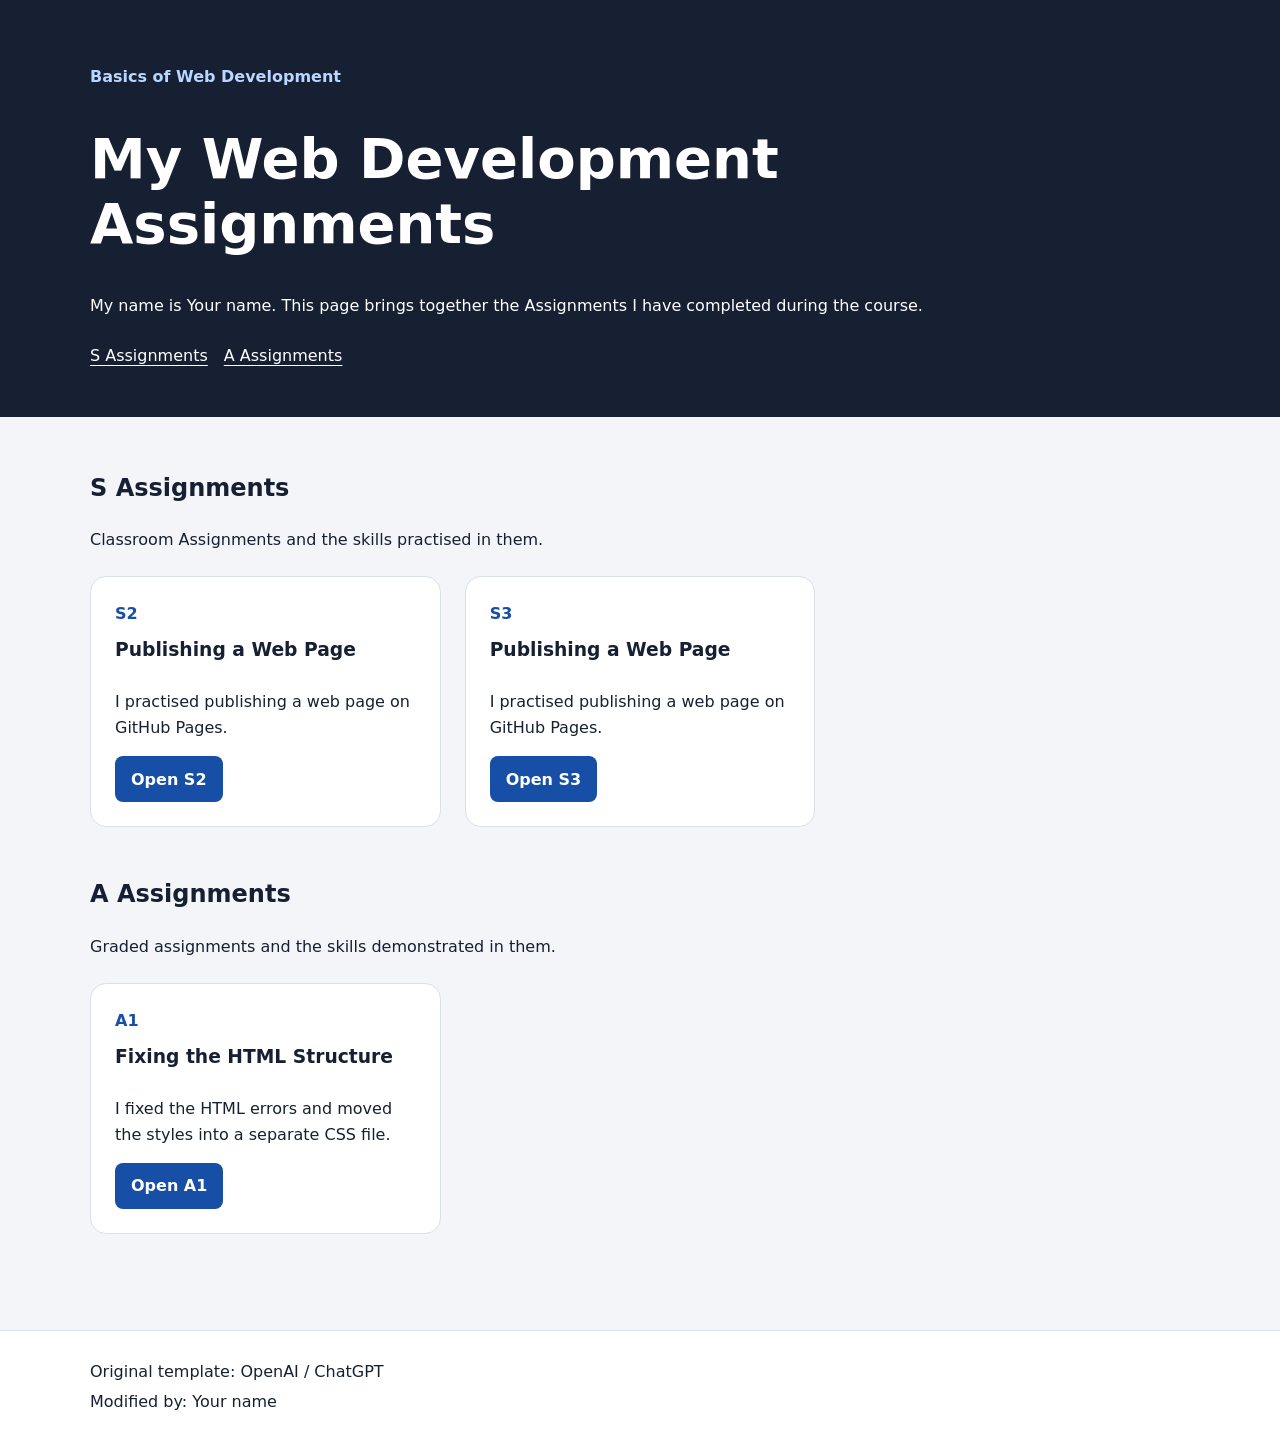
<file: index.html>
<!DOCTYPE html>
<html lang="en">

<head>
  <meta charset="UTF-8">
  <meta name="viewport" content="width=device-width, initial-scale=1.0">
  <meta name="author" content="Your name">
  <title>Web Development Assignments – Your name</title>
  <link rel="stylesheet" href="style.css">
  <link rel="icon" href="favicon.ico" type="image/x-icon">
</head>

<body>
  <header class="site-header">
    <div class="container">
      <p class="eyebrow">Basics of Web Development</p>
      <h1>My Web Development Assignments</h1>
      <p>
        My name is Your name. This page brings together the Assignments
        I have completed during the course.
      </p>

      <nav aria-label="Exercise sections">
        <a href="#s-assignments">S Assignments</a>
        <a href="#a-assignments">A Assignments</a>
      </nav>
    </div>
  </header>

  <main class="container">
    <section id="s-assignments" aria-labelledby="s-header">
      <h2 id="s-header">S Assignments</h2>
      <p>Classroom Assignments and the skills practised in them.</p>

      <div class="card-grid">
        <!-- Add a card here for each S exercise you have completed. -->
        <article class="card">
          <p class="task-id">S2</p>
          <h3>Publishing a Web Page</h3>
          <p>I practised publishing a web page on GitHub Pages.</p>
          <a class="card-link" href="s2/index.html">Open S2</a>
        </article>
        <article class="card">
          <p class="task-id">S3</p>
          <h3>Publishing a Web Page</h3>
          <p>I practised publishing a web page on GitHub Pages.</p>
          <a class="card-link" href="s3/index.html">Open S3</a>
        </article>
      </div>
    </section>

    <section id="a-assignments" aria-labelledby="a-header">
      <h2 id="a-header">A Assignments</h2>
      <p>Graded assignments and the skills demonstrated in them.</p>

      <div class="card-grid">
        <!-- Add a card here for each A assignment you have completed. -->
        <article class="card">
          <p class="task-id">A1</p>
          <h3>Fixing the HTML Structure</h3>
          <p>
            I fixed the HTML errors and moved the styles into a separate
            CSS file.
          </p>
          <a class="card-link" href="a1/index.html">Open A1</a>
        </article>
      </div>
    </section>
  </main>

  <footer class="site-footer">
    <div class="container">
      <p>Original template: OpenAI / ChatGPT</p>
      <p>Modified by: Your name</p>
    </div>
  </footer>
</body>

</html>
</file>
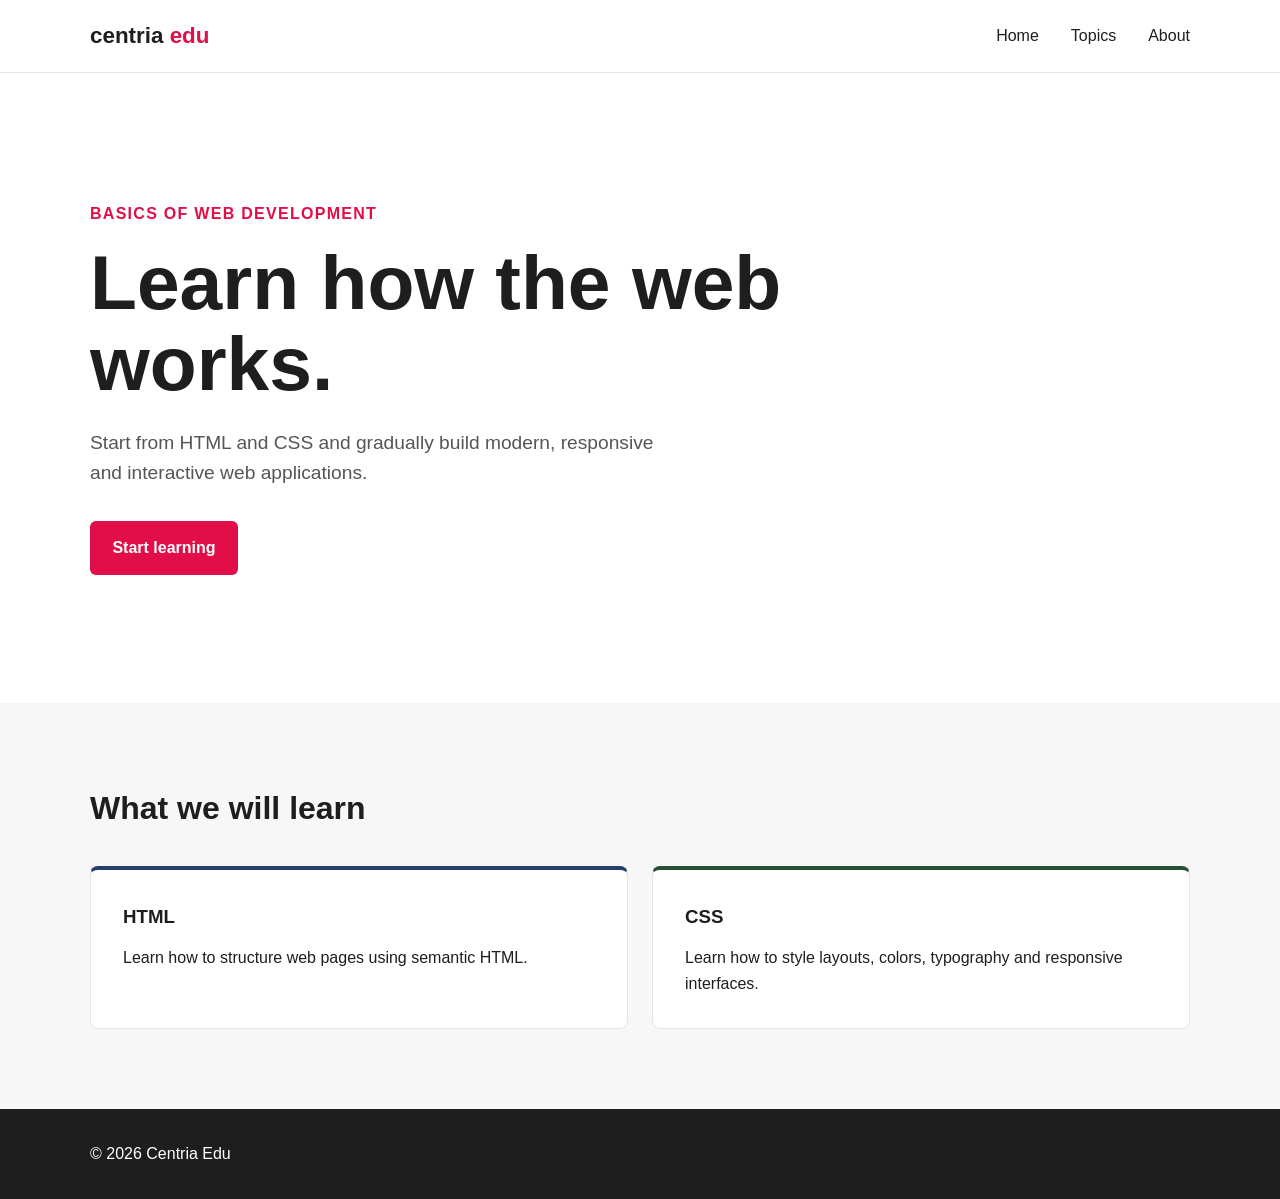
<file: s2/index.html>
<!--
    Centria Edu - Basics of Web Development

    Original author: Ville Heikkiniemi
    Modified by: Ville Heikkiniemi
    Last modified: 2026-09-17

    Based on the original course template.
-->

<!DOCTYPE html>
<html lang="en">
<head>
    <meta charset="UTF-8">
    <meta name="viewport" content="width=device-width, initial-scale=1.0">
    <meta name="author" content="Ville Heikkiniemi">
    <link rel="icon" href="favicon.ico">

    <title>Centria Edu | Basics of Web Development</title>

    <style>
        :root {
            --primary: #e10e49;
            --light: #ffffff;
            --dark: #1e1e1e;
            --blue: #263f6a;
            --green: #284e36;
            --orange: #e37222;
            --rose: #c24d52;
        }

        * {
            box-sizing: border-box;
            margin: 0;
            padding: 0;
        }

        body {
            font-family: Arial, Helvetica, sans-serif;
            background-color: var(--light);
            color: var(--dark);
            line-height: 1.6;
        }

        header {
            border-bottom: 1px solid #e5e5e5;
        }

        .container {
            width: min(1100px, 90%);
            margin: 0 auto;
        }

        nav {
            min-height: 72px;
            display: flex;
            justify-content: space-between;
            align-items: center;
        }

        .logo {
            font-size: 1.4rem;
            font-weight: bold;
            color: var(--dark);
        }

        .logo span {
            color: var(--primary);
        }

        nav ul {
            display: flex;
            gap: 2rem;
            list-style: none;
        }

        nav a {
            color: var(--dark);
            text-decoration: none;
        }

        nav a:hover {
            color: var(--primary);
        }

        .hero {
            min-height: 70vh;
            display: flex;
            align-items: center;
        }

        .hero-content {
            max-width: 700px;
        }

        .label {
            display: inline-block;
            margin-bottom: 1rem;
            color: var(--primary);
            font-weight: bold;
            text-transform: uppercase;
            letter-spacing: 0.08rem;
        }

        h1 {
            margin-bottom: 1.5rem;
            font-size: clamp(2.5rem, 6vw, 5rem);
            line-height: 1.05;
        }

        .hero p {
            max-width: 600px;
            margin-bottom: 2rem;
            font-size: 1.2rem;
            color: #555;
        }

        .button {
            display: inline-block;
            padding: 0.9rem 1.4rem;
            background-color: var(--primary);
            color: var(--light);
            text-decoration: none;
            border-radius: 6px;
            font-weight: bold;
        }

        .button:hover {
            background-color: var(--rose);
        }

        .topics {
            padding: 5rem 0;
            background-color: #f7f7f7;
        }

        .topics h2 {
            margin-bottom: 2rem;
            font-size: 2rem;
        }

        .cards {
            display: grid;
            grid-template-columns: repeat(2, 1fr);
            gap: 1.5rem;
        }

        .card {
            padding: 2rem;
            background-color: var(--light);
            border: 1px solid #e5e5e5;
            border-radius: 8px;
        }

        .card h3 {
            margin-bottom: 0.8rem;
        }

        .card:nth-child(1) {
            border-top: 4px solid var(--blue);
        }

        .card:nth-child(2) {
            border-top: 4px solid var(--green);
        }

        .card:nth-child(3) {
            border-top: 4px solid var(--orange);
        }

        footer {
            padding: 2rem 0;
            background-color: var(--dark);
            color: var(--light);
        }

        @media (max-width: 700px) {
            nav ul {
                display: none;
            }

            .cards {
                grid-template-columns: 1fr;
            }

            .hero {
                min-height: 60vh;
            }
        }
    </style>
</head>

<body>

    <header>
        <div class="container">
            <nav>
                <div class="logo">
                    centria <span>edu</span>
                </div>

                <ul>
                    <li><a href="#">Home</a></li>
                    <li><a href="#topics">Topics</a></li>
                    <li><a href="#">About</a></li>
                </ul>
            </nav>
        </div>
    </header>

    <main>

        <section class="hero">
            <div class="container">
                <div class="hero-content">

                    <span class="label">Basics of Web Development</span>

                    <h1>
                        Learn how the web works.
                    </h1>

                    <p>
                        Start from HTML and CSS and gradually build modern,
                        responsive and interactive web applications.
                    </p>

                    <a href="#topics" class="button">
                        Start learning
                    </a>

                </div>
            </div>
        </section>

        <section class="topics" id="topics">
            <div class="container">

                <h2>What we will learn</h2>

                <div class="cards">

                    <article class="card">
                        <h3>HTML</h3>
                        <p>
                            Learn how to structure web pages using semantic HTML.
                        </p>
                    </article>

                    <article class="card">
                        <h3>CSS</h3>
                        <p>
                            Learn how to style layouts, colors, typography and
                            responsive interfaces.
                        </p>
                    </article>

                </div>
            </div>
        </section>

    </main>

    <footer>
        <div class="container">
            <p>&copy; 2026 Centria Edu</p>
        </div>
    </footer>

</body>
</html>
</file>
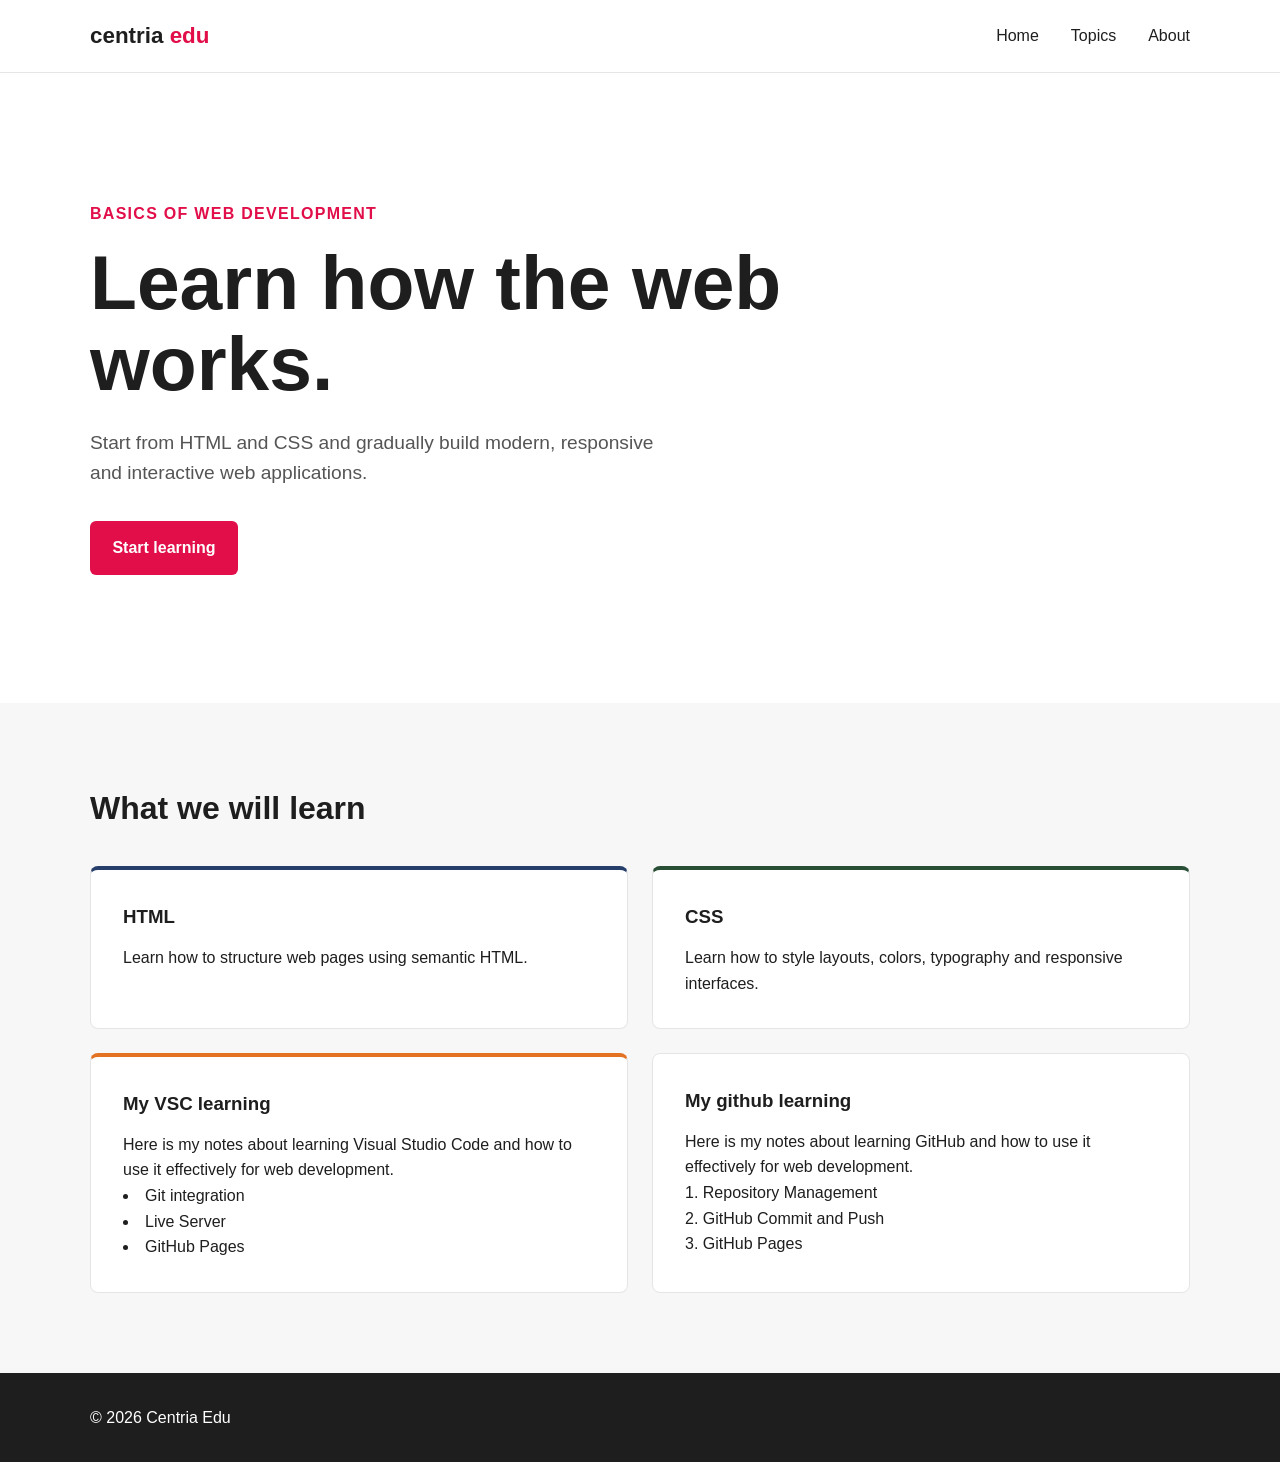
<file: s3/index.html>
<!--
    Centria Edu - Basics of Web Development

    Original author: Ville Heikkiniemi
    Modified by: Ville Heikkiniemi
    Last modified: 2026-09-21

    Based on the original course template.
-->

<!DOCTYPE html>
<html lang="en">

<head>
    <meta charset="UTF-8">
    <meta name="viewport" content="width=device-width, initial-scale=1.0">
    <meta name="author" content="Ville Heikkiniemi">
    <link rel="icon" href="favicon.ico">
    <link rel="stylesheet" href="style.css">

    <title>Centria Edu | Basics of Web Development</title>

    <style>
    </style>
</head>

<body>

    <header>
        <div class="container">
            <nav>
                <div class="logo">
                    centria <span>edu</span>
                </div>

                <ul>
                    <li><a href="#">Home</a></li>
                    <li><a href="#topics">Topics</a></li>
                    <li><a href="#">About</a></li>
                </ul>
            </nav>
        </div>
    </header>

    <main>

        <section class="hero">
            <div class="container">
                <div class="hero-content">

                    <span class="label">Basics of Web Development</span>

                    <h1>
                        Learn how the web works.
                    </h1>

                    <p>
                        Start from HTML and CSS and gradually build modern,
                        responsive and interactive web applications.
                    </p>

                    <a href="#topics" class="button">
                        Start learning
                    </a>

                </div>
            </div>
        </section>

        <section class="topics" id="topics">
            <div class="container">

                <h2>What we will learn</h2>

                <div class="cards">

                    <article class="card">
                        <h3>HTML</h3>
                        <p>
                            Learn how to structure web pages using semantic HTML.
                        </p>
                    </article>

                    <article class="card">
                        <h3>CSS</h3>
                        <p>
                            Learn how to style layouts, colors, typography and
                            responsive interfaces.
                        </p>
                    </article>

                    <article class="card">
                        <h3>My VSC learning</h3>
                        <p>
                            Here is my notes about learning Visual Studio Code and how to use it effectively for web
                            development.
                        </p>
                        <ul>
                            <li>Git integration</li>
                            <li>Live Server</li>
                            <li>GitHub Pages</li>
                        </ul>
                    </article>

                    <article class="card">
                        <h3>My github learning</h3>
                        <p>
                            Here is my notes about learning GitHub and how to use it effectively for web development.
                        </p>
                        <ol>
                            <li>Repository Management</li>
                            <li>GitHub Commit and Push</li>
                            <li>GitHub Pages</li>
                        </ol>
                    </article>

                </div>
            </div>
        </section>

    </main>

    <footer>
        <div class="container">
            <p>&copy; 2026 Centria Edu</p>
        </div>
    </footer>

</body>

</html>
</file>
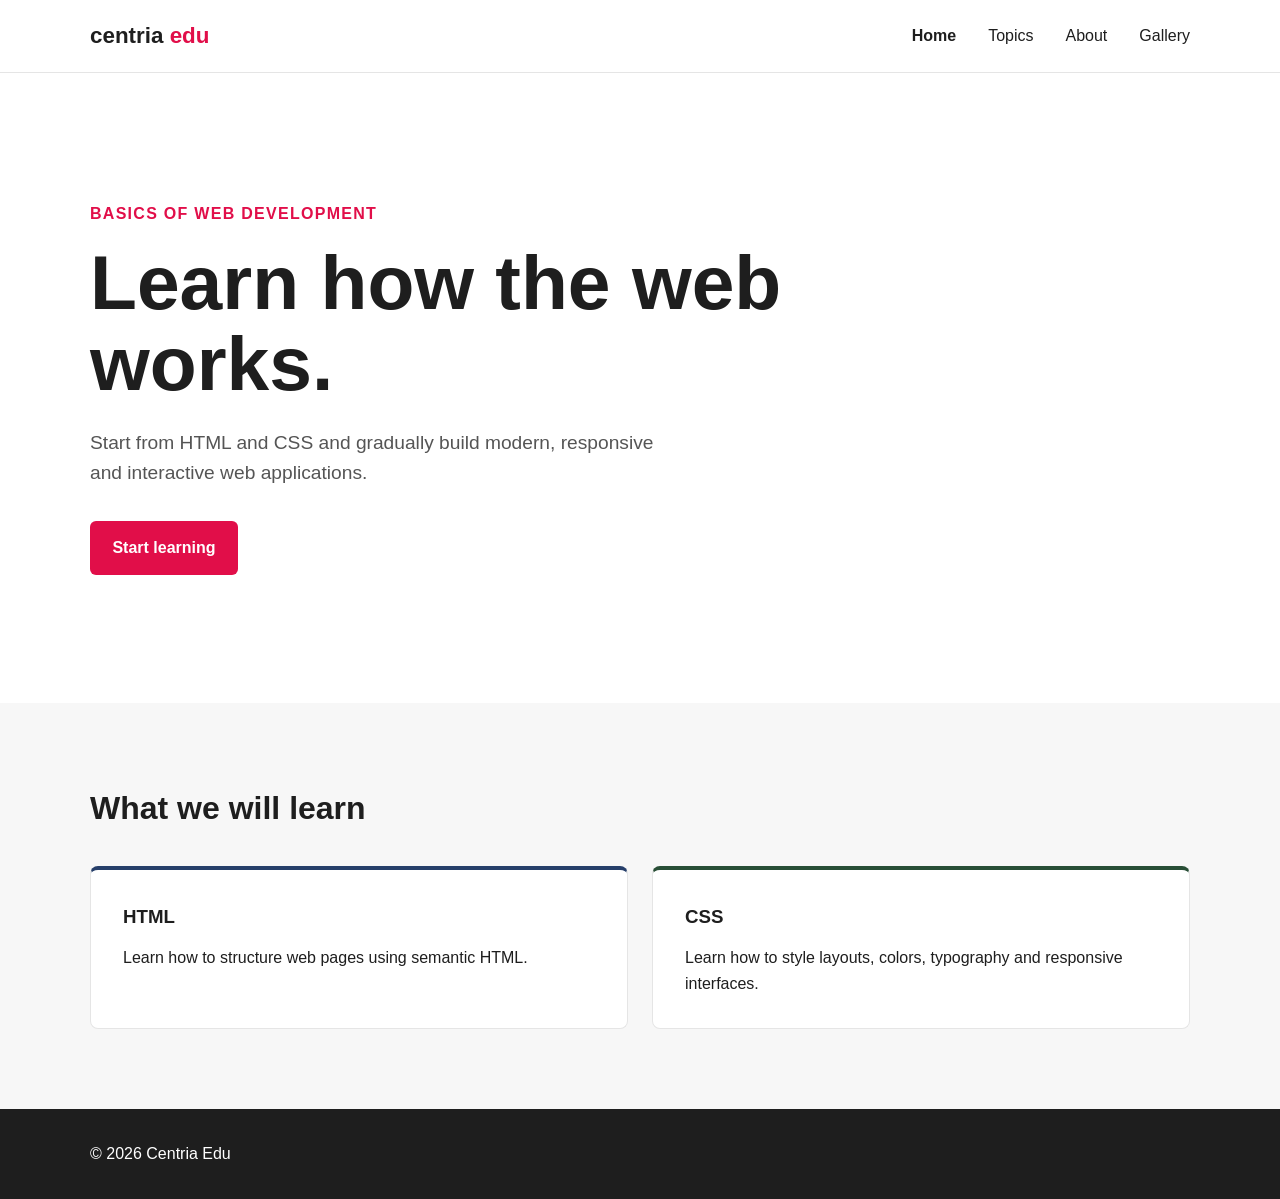
<file: s4/index.html>
<!--
    Centria Edu - Basics of Web Development

    Original author: Ville Heikkiniemi
    Modified by: Student Name
    Last modified: 2026-08-11

    Based on the original course template.

    https://vheikkiniemi.github.io/thiscanbedeleted/s4/
-->

<!DOCTYPE html>
<html lang="en">
<head>
    <meta charset="UTF-8">
    <meta name="viewport" content="width=device-width, initial-scale=1.0">
    <meta name="author" content="Ville Heikkiniemi">
    <link rel="icon" href="favicon.ico">
    <link rel="stylesheet" href="style.css">

    <title>Centria Edu | Basics of Web Development</title>
</head>

<body>

    <header>
        <div class="container">
            <nav>
                <div class="logo">
                    centria <span>edu</span>
                </div>

                <ul>
                    <li><a href="index.html"><strong>Home</strong></a></li>
                    <li><a href="#topics">Topics</a></li>
                    <li><a href="#">About</a></li>
                    <li><a href="gallery.html">Gallery</a></li>
                </ul>
            </nav>
        </div>
    </header>

    <main>

        <section class="hero">
            <div class="container">
                <div class="hero-content">

                    <span class="label">Basics of Web Development</span>

                    <h1>
                        Learn how the web works.
                    </h1>

                    <p>
                        Start from HTML and CSS and gradually build modern,
                        responsive and interactive web applications.
                    </p>

                    <a href="#topics" class="button">
                        Start learning
                    </a>

                </div>
            </div>
        </section>

        <section class="topics" id="topics">
            <div class="container">

                <h2>What we will learn</h2>

                <div class="cards">

                    <article class="card">
                        <h3>HTML</h3>
                        <p>
                            Learn how to structure web pages using semantic HTML.
                        </p>
                    </article>

                    <article class="card">
                        <h3>CSS</h3>
                        <p>
                            Learn how to style layouts, colors, typography and
                            responsive interfaces.
                        </p>
                    </article>

                </div>
            </div>
        </section>

    </main>

    <footer>
        <div class="container">
            <p>&copy; 2026 Centria Edu</p>
        </div>
    </footer>

</body>
</html>
</file>
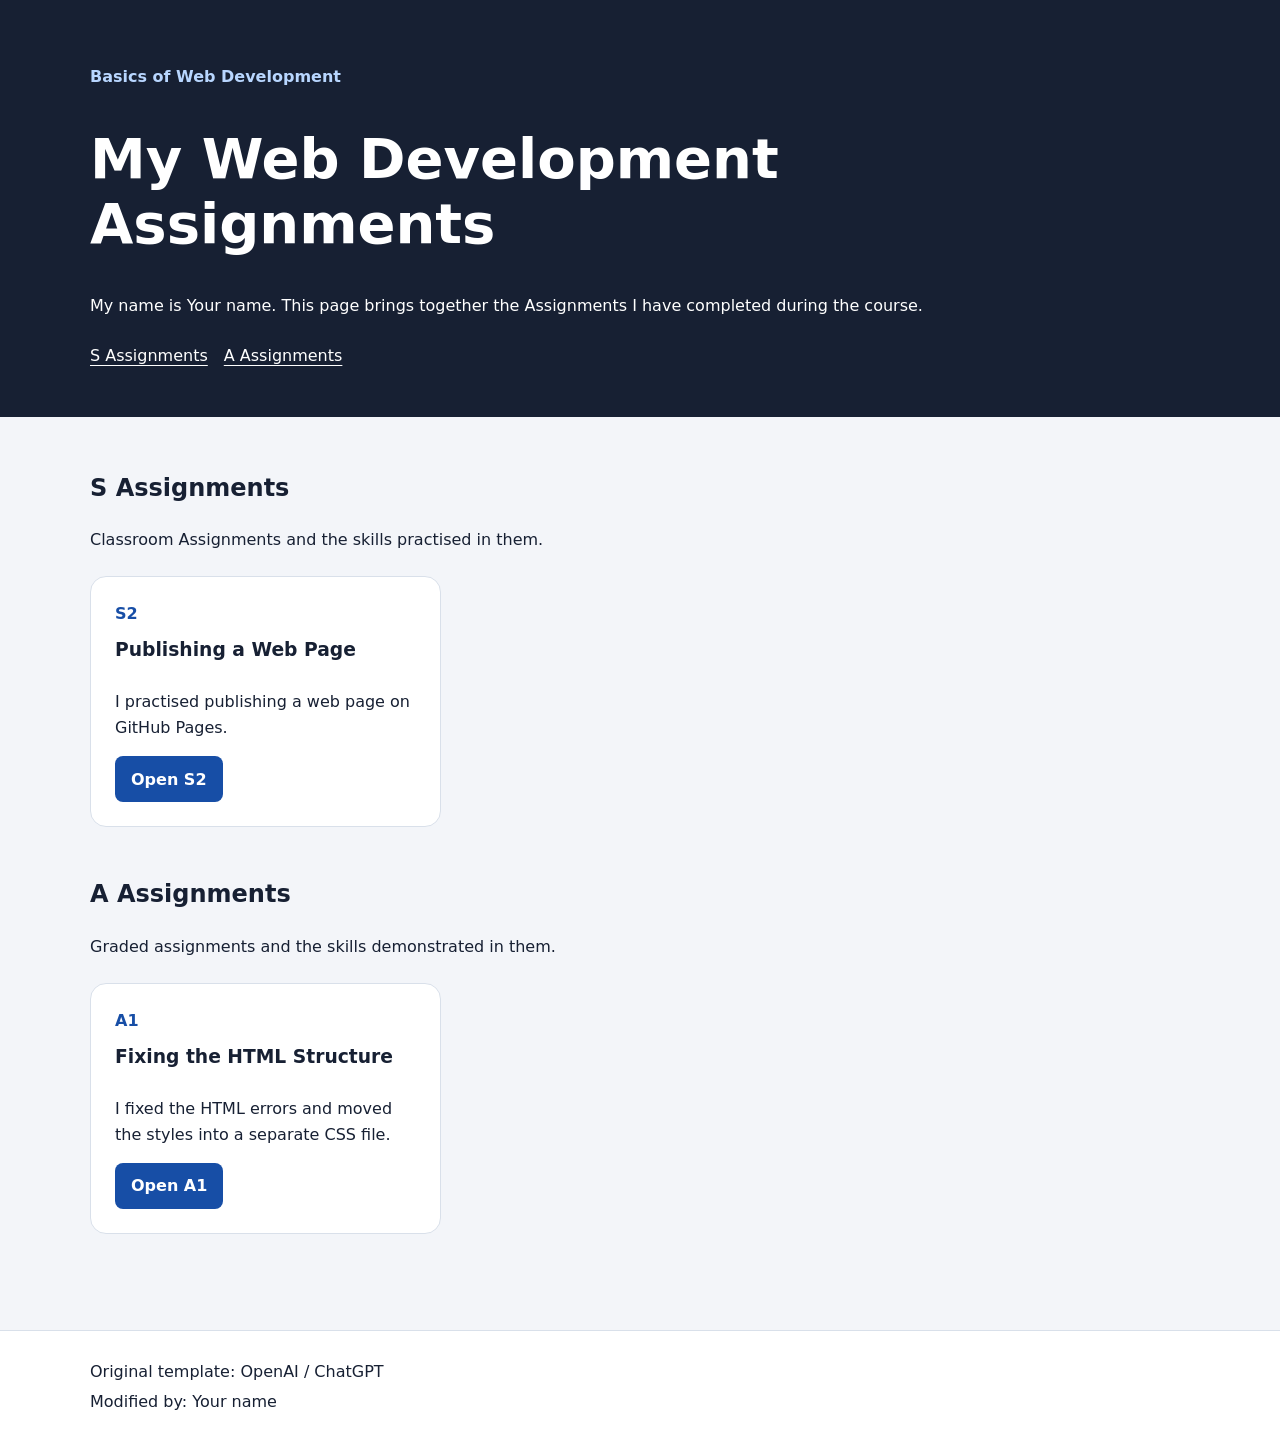
<file: s5/index.html>
<!DOCTYPE html>
<html lang="en">
<head>
  <meta charset="UTF-8">
  <meta name="viewport" content="width=device-width, initial-scale=1.0">
  <meta name="author" content="Your name">
  <title>Web Development Assignments – Your name</title>
  <link rel="stylesheet" href="style.css">
  <link rel="icon" href="favicon.ico" type="image/x-icon">
</head>
<body>
  <header class="site-header">
    <div class="container">
      <p class="eyebrow">Basics of Web Development</p>
      <h1>My Web Development Assignments</h1>
      <p>
        My name is Your name. This page brings together the Assignments
        I have completed during the course.
      </p>

      <nav aria-label="Exercise sections">
        <a href="#s-assignments">S Assignments</a>
        <a href="#a-assignments">A Assignments</a>
      </nav>
    </div>
  </header>

  <main class="container">
    <section id="s-assignments" aria-labelledby="s-header">
      <h2 id="s-header">S Assignments</h2>
      <p>Classroom Assignments and the skills practised in them.</p>

      <div class="card-grid">
        <!-- Add a card here for each S exercise you have completed. -->
        <article class="card">
          <p class="task-id">S2</p>
          <h3>Publishing a Web Page</h3>
          <p>I practised publishing a web page on GitHub Pages.</p>
          <a class="card-link" href="s2/index.html">Open S2</a>
        </article>
      </div>
    </section>

    <section id="a-assignments" aria-labelledby="a-header">
      <h2 id="a-header">A Assignments</h2>
      <p>Graded assignments and the skills demonstrated in them.</p>

      <div class="card-grid">
        <!-- Add a card here for each A assignment you have completed. -->
        <article class="card">
          <p class="task-id">A1</p>
          <h3>Fixing the HTML Structure</h3>
          <p>
            I fixed the HTML errors and moved the styles into a separate
            CSS file.
          </p>
          <a class="card-link" href="a1/index.html">Open A1</a>
        </article>
      </div>
    </section>
  </main>

  <footer class="site-footer">
    <div class="container">
      <p>Original template: OpenAI / ChatGPT</p>
      <p>Modified by: Your name</p>
    </div>
  </footer>
</body>
</html>
</file>
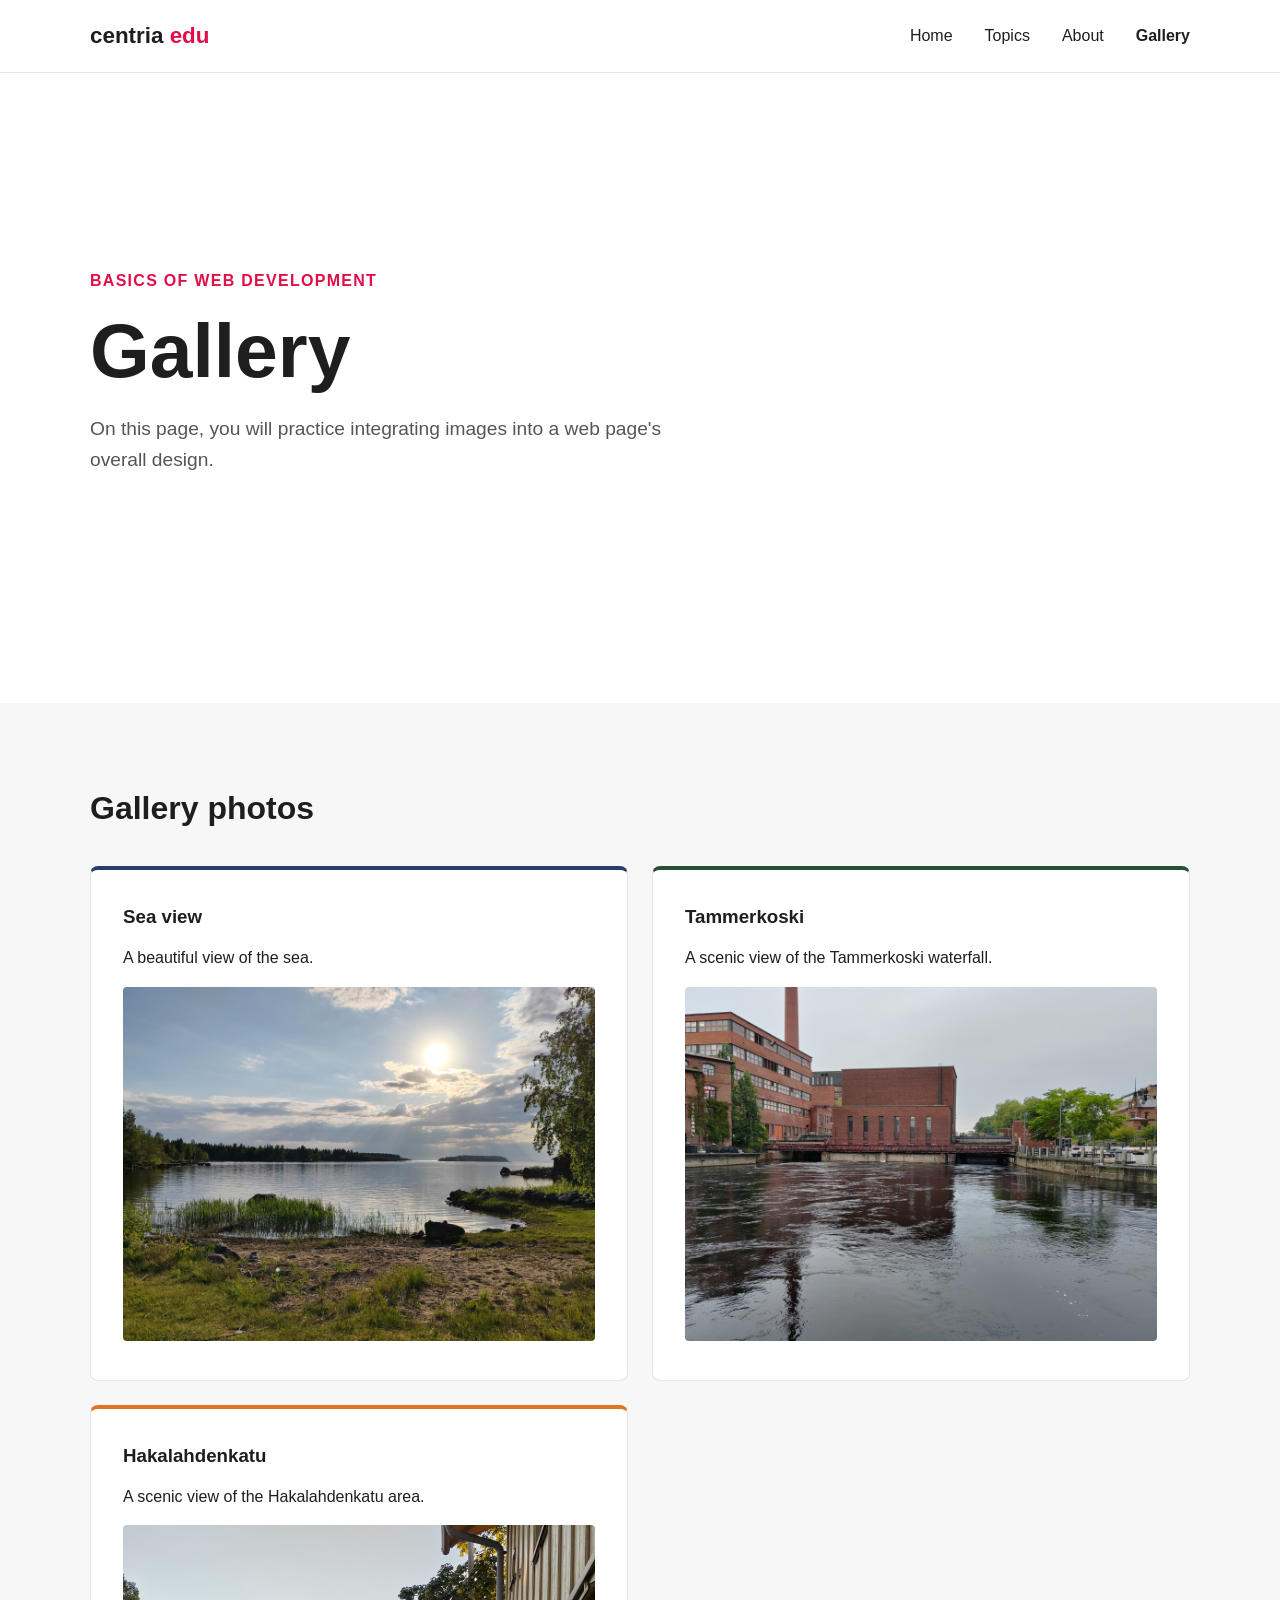
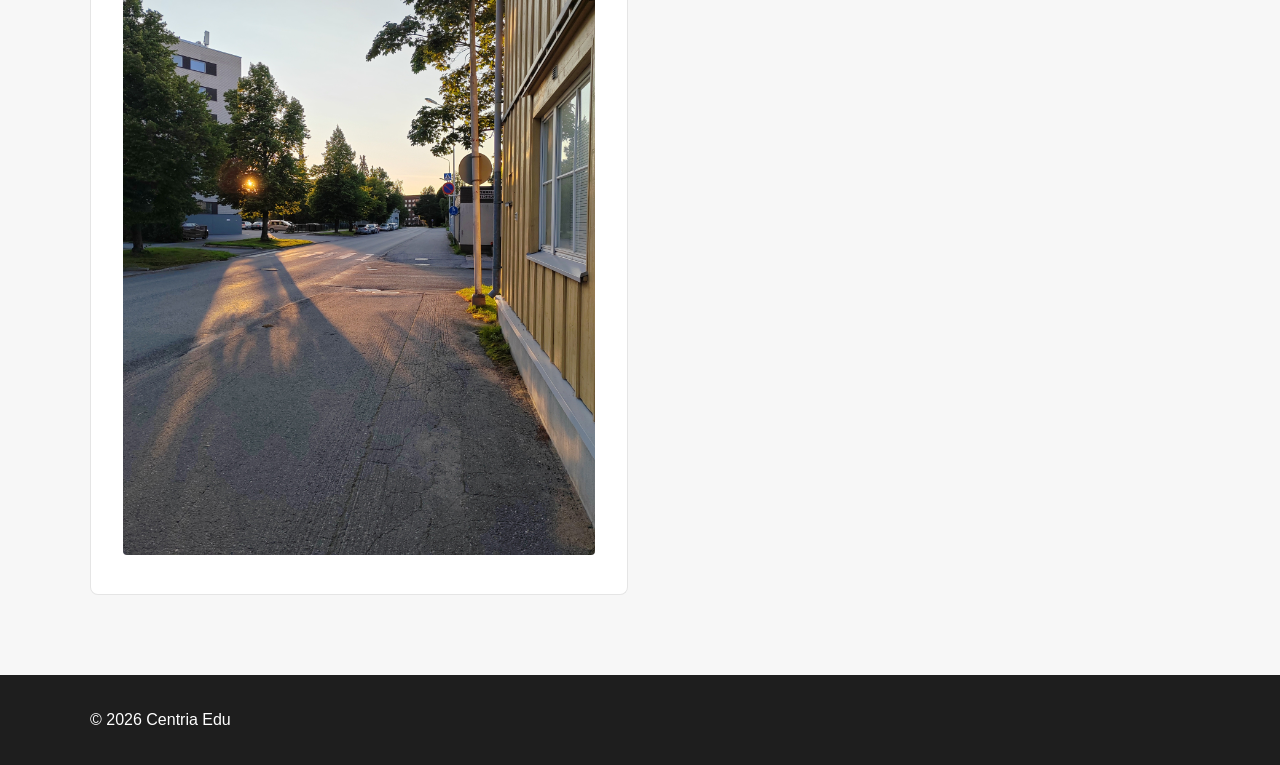
<file: s4/gallery.html>
<!--
    Centria Edu - Basics of Web Development

    Original author: Ville Heikkiniemi
    Modified by: Student Name
    Last modified: 2026-08-11

    Based on the original course template.
-->

<!DOCTYPE html>
<html lang="en">
<head>
    <meta charset="UTF-8">
    <meta name="viewport" content="width=device-width, initial-scale=1.0">
    <meta name="author" content="Ville Heikkiniemi">
    <link rel="icon" href="favicon.ico">
    <link rel="stylesheet" href="style.css">

    <title>Centria Edu | Basics of Web Development</title>
</head>

<body>

    <header>
        <div class="container">
            <nav>
                <div class="logo">
                    centria <span>edu</span>
                </div>

                <ul>
                    <li><a href="index.html">Home</a></li>
                    <li><a href="#topics">Topics</a></li>
                    <li><a href="#">About</a></li>
                    <li><a href="gallery.html"><strong>Gallery</strong></a></li>
                </ul>
            </nav>
        </div>
    </header>

    <main>

        <section class="hero">
            <div class="container">
                <div class="hero-content">

                    <span class="label">Basics of Web Development</span>

                    <h1>
                        Gallery
                    </h1>

                    <p>
                        On this page, you will practice integrating images into a web page's overall design.
                    </p>

                </div>
            </div>
        </section>

        <section class="topics" id="topics">
            <div class="container">

                <h2>Gallery photos</h2>

                <div class="cards">

                    <article class="card">
                        <h3>Sea view</h3>
                        <p>
                            A beautiful view of the sea.
                        </p>
                        <img src="images/seaview.jpg" alt="A beautiful view of the sea">
                    </article>

                    <article class="card">
                        <h3>Tammerkoski</h3>
                        <p>
                            A scenic view of the Tammerkoski waterfall.
                        </p>
                        <img src="images/tammerkoski.jpg" alt="A scenic view of the Tammerkoski waterfall">
                    </article>

                    <article class="card">
                        <h3>Hakalahdenkatu</h3>
                        <p>
                            A scenic view of the Hakalahdenkatu area.
                        </p>
                        <img src="images/hakalahdenkatu.jpg" alt="A scenic view of the Hakalahdenkatu area">
                    </article>

                </div>
            </div>
        </section>

    </main>

    <footer>
        <div class="container">
            <p>&copy; 2026 Centria Edu</p>
        </div>
    </footer>

</body>
</html>
</file>
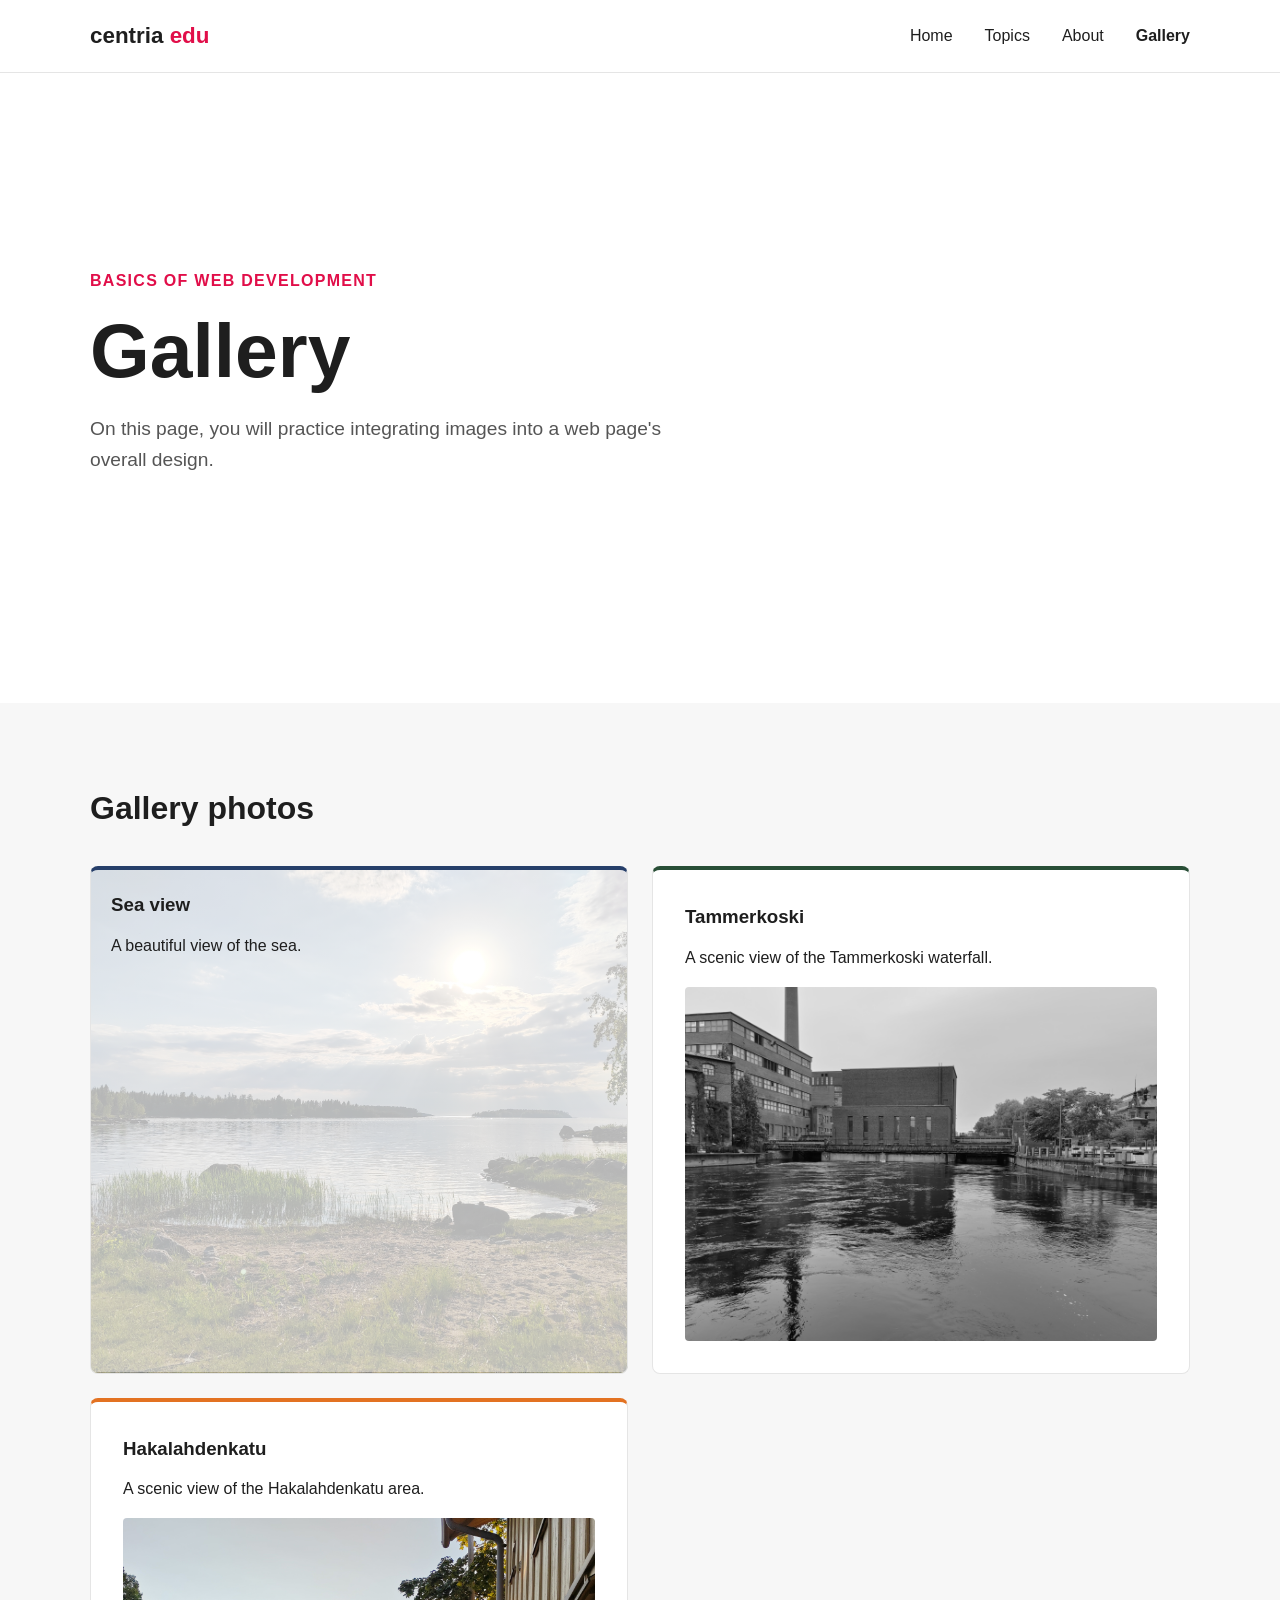
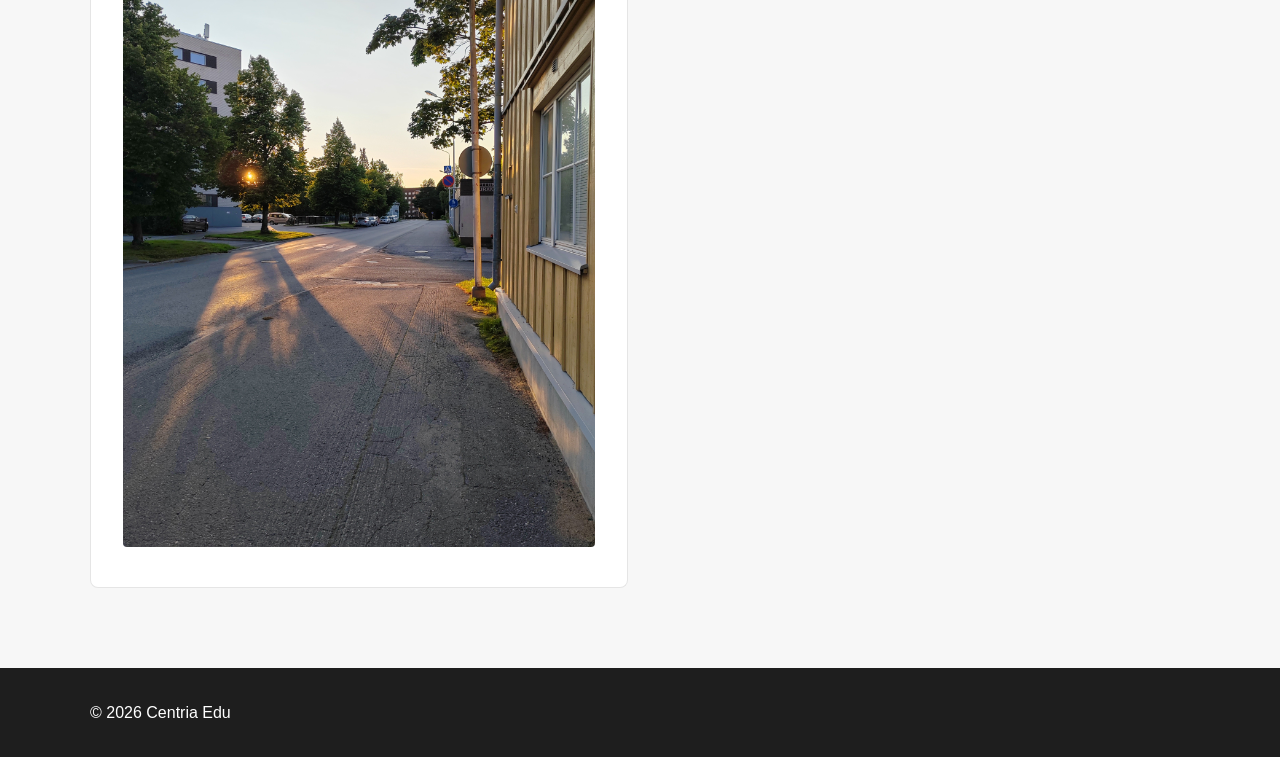
<file: s6/gallery.html>
<!--
    Centria Edu - Basics of Web Development

    Original author: Ville Heikkiniemi
    Modified by: Student Name
    Last modified: 2026-08-11

    Based on the original course template.
-->

<!DOCTYPE html>
<html lang="en">
<head>
    <meta charset="UTF-8">
    <meta name="viewport" content="width=device-width, initial-scale=1.0">
    <meta name="author" content="Ville Heikkiniemi">
    <link rel="icon" href="favicon.ico">
    <link rel="stylesheet" href="style.css">

    <title>Centria Edu | Basics of Web Development</title>
</head>

<body>

    <header>
        <div class="container">
            <nav>
                <div class="logo">
                    centria <span>edu</span>
                </div>

                <ul>
                    <li><a href="index.html">Home</a></li>
                    <li><a href="#topics">Topics</a></li>
                    <li><a href="#">About</a></li>
                    <li><a href="gallery.html"><strong>Gallery</strong></a></li>
                </ul>
            </nav>
        </div>
    </header>

    <main>

        <section class="hero">
            <div class="container">
                <div class="hero-content">

                    <span class="label">Basics of Web Development</span>

                    <h1>
                        Gallery
                    </h1>

                    <p>
                        On this page, you will practice integrating images into a web page's overall design.
                    </p>

                </div>
            </div>
        </section>

        <section class="topics" id="topics">
            <div class="container">

                <h2>Gallery photos</h2>

                <div class="cards">

                    <article class="card" id="card1">
                        <h3>Sea view</h3>
                        <p>
                            A beautiful view of the sea.
                        </p>
                    </article>

                    <article class="card">
                        <h3>Tammerkoski</h3>
                        <p>
                            A scenic view of the Tammerkoski waterfall.
                        </p>
                        <img class="grayscale-image" src="images/tammerkoski.jpg" alt="A scenic view of the Tammerkoski waterfall">
                    </article>

                    <article class="card">
                        <h3>Hakalahdenkatu</h3>
                        <p>
                            A scenic view of the Hakalahdenkatu area.
                        </p>
                        <a href="images/hakalahdenkatu.jpg">
                            <img src="images/hakalahdenkatu.jpg" alt="A scenic view of the Hakalahdenkatu area">
                        </a>
                    </article>

                </div>
            </div>
        </section>

    </main>

    <footer>
        <div class="container">
            <p>&copy; 2026 Centria Edu</p>
        </div>
    </footer>

</body>
</html>
</file>
<file: style.css>
* {
  box-sizing: border-box;
}

html {
  scroll-behavior: smooth;
}

body {
  margin: 0;
  font-family: system-ui, sans-serif;
  line-height: 1.6;
  color: #172033;
  background-color: #f3f5f9;
}

.container {
  width: min(1100px, 92%);
  margin-inline: auto;
}

.site-header {
  padding-block: 3rem;
  color: #ffffff;
  background-color: #172033;
}

.eyebrow {
  font-weight: 700;
  color: #b8d6ff;
}

h1 {
  max-width: 22ch;
  font-size: clamp(2rem, 5vw, 3.5rem);
  line-height: 1.15;
}

nav {
  display: flex;
  flex-wrap: wrap;
  gap: 1rem;
  margin-top: 1.5rem;
}

nav a {
  color: #ffffff;
  text-underline-offset: 0.25em;
}

main {
  padding-block: 2rem 3rem;
}

section {
  margin-bottom: 3rem;
}

.card-grid {
  display: grid;
  grid-template-columns: repeat(3, minmax(0, 1fr));
  gap: 1.5rem;
  margin-top: 1.5rem;
}

.card {
  display: flex;
  flex-direction: column;
  padding: 1.5rem;
  border: 1px solid #d9e0ea;
  border-radius: 1rem;
  background-color: #ffffff;
  overflow-wrap: anywhere;
}

.task-id {
  margin: 0;
  font-weight: 700;
  color: #174ea6;
}

.card h3 {
  margin-block: 0.5rem;
}

.card-link {
  align-self: flex-start;
  margin-top: auto;
  padding: 0.65rem 1rem;
  border-radius: 0.5rem;
  color: #ffffff;
  background-color: #174ea6;
  text-decoration: none;
  font-weight: 700;
}

.card-link:hover {
  background-color: #103b80;
}

a:focus-visible {
  outline: 3px solid #bd5400;
  outline-offset: 4px;
}

.site-footer {
  padding-block: 1.5rem;
  border-top: 1px solid #d9e0ea;
  background-color: #ffffff;
}

.site-footer p {
  margin-block: 0.25rem;
}

@media (max-width: 900px) {
  .card-grid {
    grid-template-columns: repeat(2, minmax(0, 1fr));
  }
}

@media (max-width: 600px) {
  .card-grid {
    grid-template-columns: 1fr;
  }
}
</file>
<file: s3/style.css>
:root {
    --primary: #e10e49;
    --light: #ffffff;
    --dark: #1e1e1e;
    --blue: #263f6a;
    --green: #284e36;
    --orange: #e37222;
    --rose: #c24d52;
}

* {
    box-sizing: border-box;
    margin: 0;
    padding: 0;
}

body {
    font-family: Arial, Helvetica, sans-serif;
    background-color: var(--light);
    color: var(--dark);
    line-height: 1.6;
}

header {
    border-bottom: 1px solid #e5e5e5;
}

ol, ul {
    list-style-position: inside;
}

.container {
    width: min(1100px, 90%);
    margin: 0 auto;
}

nav {
    min-height: 72px;
    display: flex;
    justify-content: space-between;
    align-items: center;
}

.logo {
    font-size: 1.4rem;
    font-weight: bold;
    color: var(--dark);
}

.logo span {
    color: var(--primary);
}

nav ul {
    display: flex;
    gap: 2rem;
    list-style: none;
}

nav a {
    color: var(--dark);
    text-decoration: none;
}

nav a:hover {
    color: var(--primary);
}

.hero {
    min-height: 70vh;
    display: flex;
    align-items: center;
}

.hero-content {
    max-width: 700px;
}

.label {
    display: inline-block;
    margin-bottom: 1rem;
    color: var(--primary);
    font-weight: bold;
    text-transform: uppercase;
    letter-spacing: 0.08rem;
}

h1 {
    margin-bottom: 1.5rem;
    font-size: clamp(2.5rem, 6vw, 5rem);
    line-height: 1.05;
}

.hero p {
    max-width: 600px;
    margin-bottom: 2rem;
    font-size: 1.2rem;
    color: #555;
}

.button {
    display: inline-block;
    padding: 0.9rem 1.4rem;
    background-color: var(--primary);
    color: var(--light);
    text-decoration: none;
    border-radius: 6px;
    font-weight: bold;
}

.button:hover {
    background-color: var(--rose);
}

.topics {
    padding: 5rem 0;
    background-color: #f7f7f7;
}

.topics h2 {
    margin-bottom: 2rem;
    font-size: 2rem;
}

.cards {
    display: grid;
    grid-template-columns: repeat(2, 1fr);
    gap: 1.5rem;
}

.card {
    padding: 2rem;
    background-color: var(--light);
    border: 1px solid #e5e5e5;
    border-radius: 8px;
}

.card h3 {
    margin-bottom: 0.8rem;
}

.card:nth-child(1) {
    border-top: 4px solid var(--blue);
}

.card:nth-child(2) {
    border-top: 4px solid var(--green);
}

.card:nth-child(3) {
    border-top: 4px solid var(--orange);
}

footer {
    padding: 2rem 0;
    background-color: var(--dark);
    color: var(--light);
}

@media (max-width: 700px) {
    nav ul {
        display: none;
    }

    .cards {
        grid-template-columns: 1fr;
    }

    .hero {
        min-height: 60vh;
    }
}
</file>
<file: s4/style.css>
:root {
    --primary: #e10e49;
    --light: #ffffff;
    --dark: #1e1e1e;
    --blue: #263f6a;
    --green: #284e36;
    --orange: #e37222;
    --rose: #c24d52;
}

* {
    box-sizing: border-box;
    margin: 0;
    padding: 0;
}

body {
    font-family: Arial, Helvetica, sans-serif;
    background-color: var(--light);
    color: var(--dark);
    line-height: 1.6;
}

header {
    border-bottom: 1px solid #e5e5e5;
}

.container {
    width: min(1100px, 90%);
    margin: 0 auto;
}

nav {
    min-height: 72px;
    display: flex;
    justify-content: space-between;
    align-items: center;
}

.logo {
    font-size: 1.4rem;
    font-weight: bold;
    color: var(--dark);
}

.logo span {
    color: var(--primary);
}

nav ul {
    display: flex;
    gap: 2rem;
    list-style: none;
}

nav a {
    color: var(--dark);
    text-decoration: none;
}

nav a:hover {
    color: var(--primary);
}

.hero {
    min-height: 70vh;
    display: flex;
    align-items: center;
}

.hero-content {
    max-width: 700px;
}

.label {
    display: inline-block;
    margin-bottom: 1rem;
    color: var(--primary);
    font-weight: bold;
    text-transform: uppercase;
    letter-spacing: 0.08rem;
}

h1 {
    margin-bottom: 1.5rem;
    font-size: clamp(2.5rem, 6vw, 5rem);
    line-height: 1.05;
}

.hero p {
    max-width: 600px;
    margin-bottom: 2rem;
    font-size: 1.2rem;
    color: #555;
}

.button {
    display: inline-block;
    padding: 0.9rem 1.4rem;
    background-color: var(--primary);
    color: var(--light);
    text-decoration: none;
    border-radius: 6px;
    font-weight: bold;
}

.button:hover {
    background-color: var(--rose);
}

.topics {
    padding: 5rem 0;
    background-color: #f7f7f7;
}

.topics h2 {
    margin-bottom: 2rem;
    font-size: 2rem;
}

.cards {
    display: grid;
    grid-template-columns: repeat(2, 1fr);
    gap: 1.5rem;
}

.card {
    padding: 2rem;
    background-color: var(--light);
    border: 1px solid #e5e5e5;
    border-radius: 8px;
}

.card img {
    width: 100%;
    height: auto;
    margin-top: 1rem;
    border-radius: 4px;
}

.card h3 {
    margin-bottom: 0.8rem;
}

.card:nth-child(1) {
    border-top: 4px solid var(--blue);
}

.card:nth-child(2) {
    border-top: 4px solid var(--green);
}

.card:nth-child(3) {
    border-top: 4px solid var(--orange);
}

footer {
    padding: 2rem 0;
    background-color: var(--dark);
    color: var(--light);
}

@media (max-width: 700px) {
    nav ul {
        display: none;
    }

    .cards {
        grid-template-columns: 1fr;
    }

    .hero {
        min-height: 60vh;
    }
}
</file>
<file: s5/style.css>
* {
  box-sizing: border-box;
}

html {
  scroll-behavior: smooth;
}

body {
  margin: 0;
  font-family: system-ui, sans-serif;
  line-height: 1.6;
  color: #172033;
  background-color: #f3f5f9;
}

.container {
  width: min(1100px, 92%);
  margin-inline: auto;
}

.site-header {
  padding-block: 3rem;
  color: #ffffff;
  background-color: #172033;
}

.eyebrow {
  font-weight: 700;
  color: #b8d6ff;
}

h1 {
  max-width: 22ch;
  font-size: clamp(2rem, 5vw, 3.5rem);
  line-height: 1.15;
}

nav {
  display: flex;
  flex-wrap: wrap;
  gap: 1rem;
  margin-top: 1.5rem;
}

nav a {
  color: #ffffff;
  text-underline-offset: 0.25em;
}

main {
  padding-block: 2rem 3rem;
}

section {
  margin-bottom: 3rem;
}

.card-grid {
  display: grid;
  grid-template-columns: repeat(3, minmax(0, 1fr));
  gap: 1.5rem;
  margin-top: 1.5rem;
}

.card {
  display: flex;
  flex-direction: column;
  padding: 1.5rem;
  border: 1px solid #d9e0ea;
  border-radius: 1rem;
  background-color: #ffffff;
  overflow-wrap: anywhere;
}

.task-id {
  margin: 0;
  font-weight: 700;
  color: #174ea6;
}

.card h3 {
  margin-block: 0.5rem;
}

.card-link {
  align-self: flex-start;
  margin-top: auto;
  padding: 0.65rem 1rem;
  border-radius: 0.5rem;
  color: #ffffff;
  background-color: #174ea6;
  text-decoration: none;
  font-weight: 700;
}

.card-link:hover {
  background-color: #103b80;
}

a:focus-visible {
  outline: 3px solid #bd5400;
  outline-offset: 4px;
}

.site-footer {
  padding-block: 1.5rem;
  border-top: 1px solid #d9e0ea;
  background-color: #ffffff;
}

.site-footer p {
  margin-block: 0.25rem;
}

@media (max-width: 900px) {
  .card-grid {
    grid-template-columns: repeat(2, minmax(0, 1fr));
  }
}

@media (max-width: 600px) {
  .card-grid {
    grid-template-columns: 1fr;
  }
}
</file>
<file: s6/style.css>
:root {
    --primary: #e10e49;
    --light: #ffffff;
    --dark: #1e1e1e;
    --blue: #263f6a;
    --green: #284e36;
    --orange: #e37222;
    --rose: #c24d52;
}

* {
    box-sizing: border-box;
    margin: 0;
    padding: 0;
}

body {
    font-family: Arial, Helvetica, sans-serif;
    background-color: var(--light);
    color: var(--dark);
    line-height: 1.6;
}

header {
    border-bottom: 1px solid #e5e5e5;
}

.container {
    width: min(1100px, 90%);
    margin: 0 auto;
}

nav {
    min-height: 72px;
    display: flex;
    justify-content: space-between;
    align-items: center;
}

.logo {
    font-size: 1.4rem;
    font-weight: bold;
    color: var(--dark);
}

.logo span {
    color: var(--primary);
}

nav ul {
    display: flex;
    gap: 2rem;
    list-style: none;
}

nav a {
    color: var(--dark);
    text-decoration: none;
}

nav a:hover {
    color: var(--primary);
}

.hero {
    min-height: 70vh;
    display: flex;
    align-items: center;
}

.hero-content {
    max-width: 700px;
}

.label {
    display: inline-block;
    margin-bottom: 1rem;
    color: var(--primary);
    font-weight: bold;
    text-transform: uppercase;
    letter-spacing: 0.08rem;
}

h1 {
    margin-bottom: 1.5rem;
    font-size: clamp(2.5rem, 6vw, 5rem);
    line-height: 1.05;
}

.hero p {
    max-width: 600px;
    margin-bottom: 2rem;
    font-size: 1.2rem;
    color: #555;
}

.button {
    display: inline-block;
    padding: 0.9rem 1.4rem;
    background-color: var(--primary);
    color: var(--light);
    text-decoration: none;
    border-radius: 6px;
    font-weight: bold;
}

.button:hover {
    background-color: var(--rose);
}

.topics {
    padding: 5rem 0;
    background-color: #f7f7f7;
}

.topics h2 {
    margin-bottom: 2rem;
    font-size: 2rem;
}

.cards {
    display: grid;
    grid-template-columns: repeat(2, 1fr);
    gap: 1.5rem;
}

.card {
    padding: 2rem;
    background-color: var(--light);
    border: 1px solid #e5e5e5;
    border-radius: 8px;
}

.card img {
    width: 100%;
    height: auto;
    margin-top: 1rem;
    border-radius: 4px;
}

.card h3 {
    margin-bottom: 0.8rem;
}

.card:nth-child(1) {
    border-top: 4px solid var(--blue);
}

.card:nth-child(2) {
    border-top: 4px solid var(--green);
}

.card:nth-child(3) {
    border-top: 4px solid var(--orange);
}

footer {
    padding: 2rem 0;
    background-color: var(--dark);
    color: var(--light);
}

.grayscale-image {
  display: block;
  max-width: 100%;
  height: auto;
  filter: grayscale(100%);
}

#card1 {
    background-image: linear-gradient(rgba(255, 255, 255, 0.7), rgba(255, 255, 255, 0.7)), url(images/seaview.jpg);
    background-size: cover;
    background-position: center;
    background-repeat: no-repeat;
    min-height: 300px;
    padding: 20px;
}

@media (max-width: 700px) {
    nav ul {
        display: none;
    }

    .cards {
        grid-template-columns: 1fr;
    }

    .hero {
        min-height: 60vh;
    }
}
</file>
